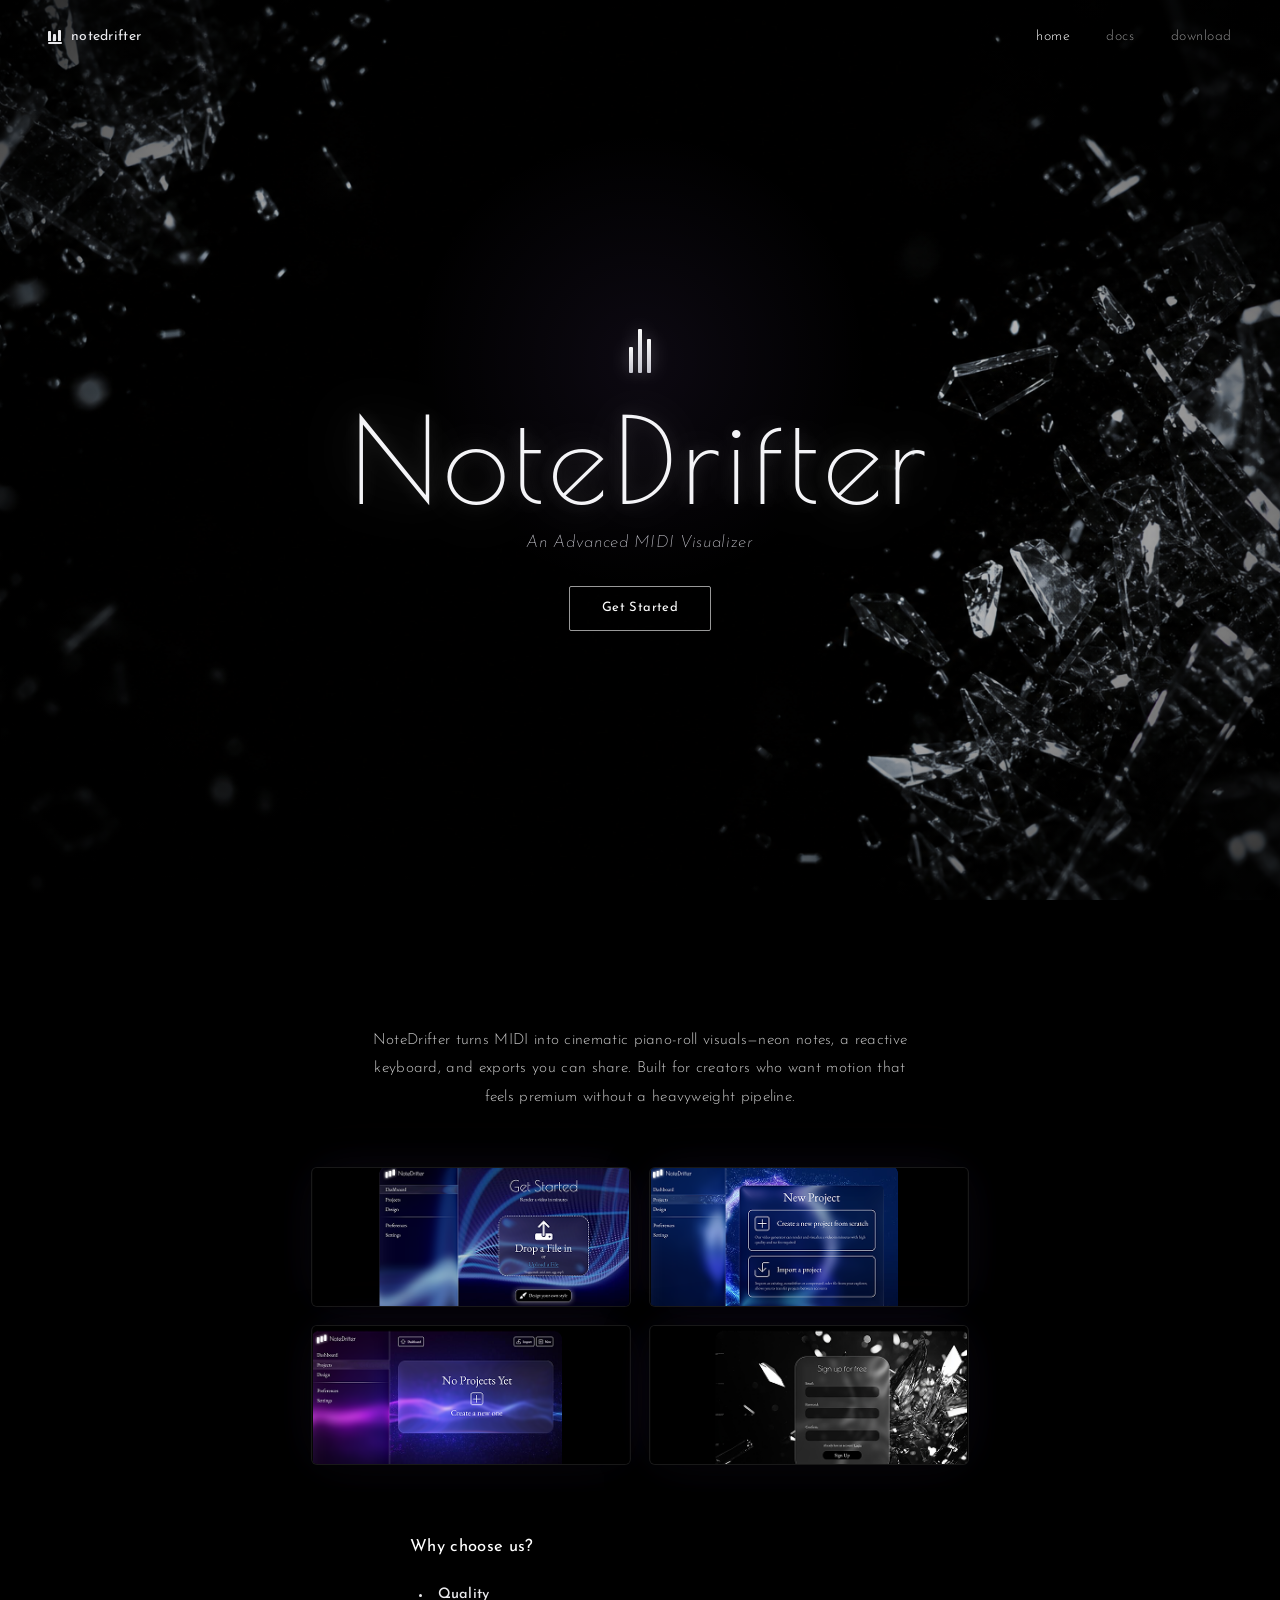
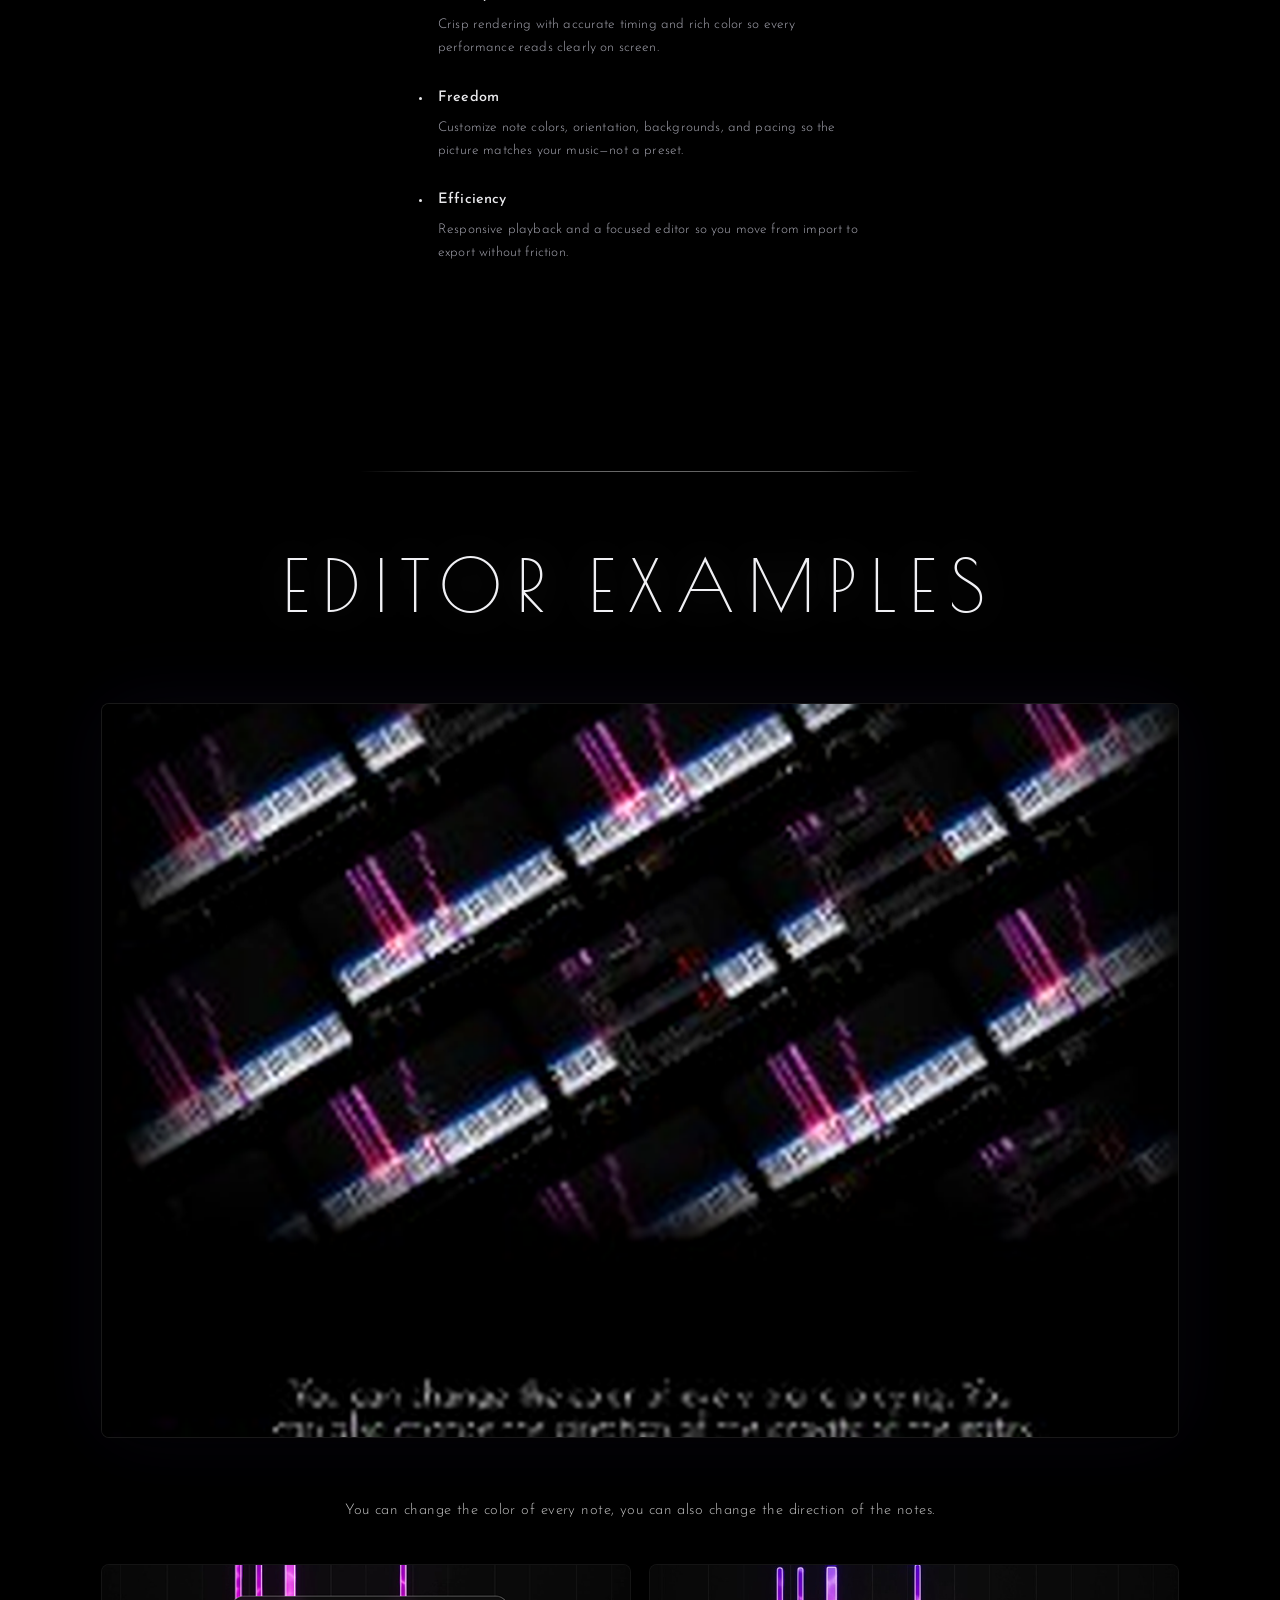
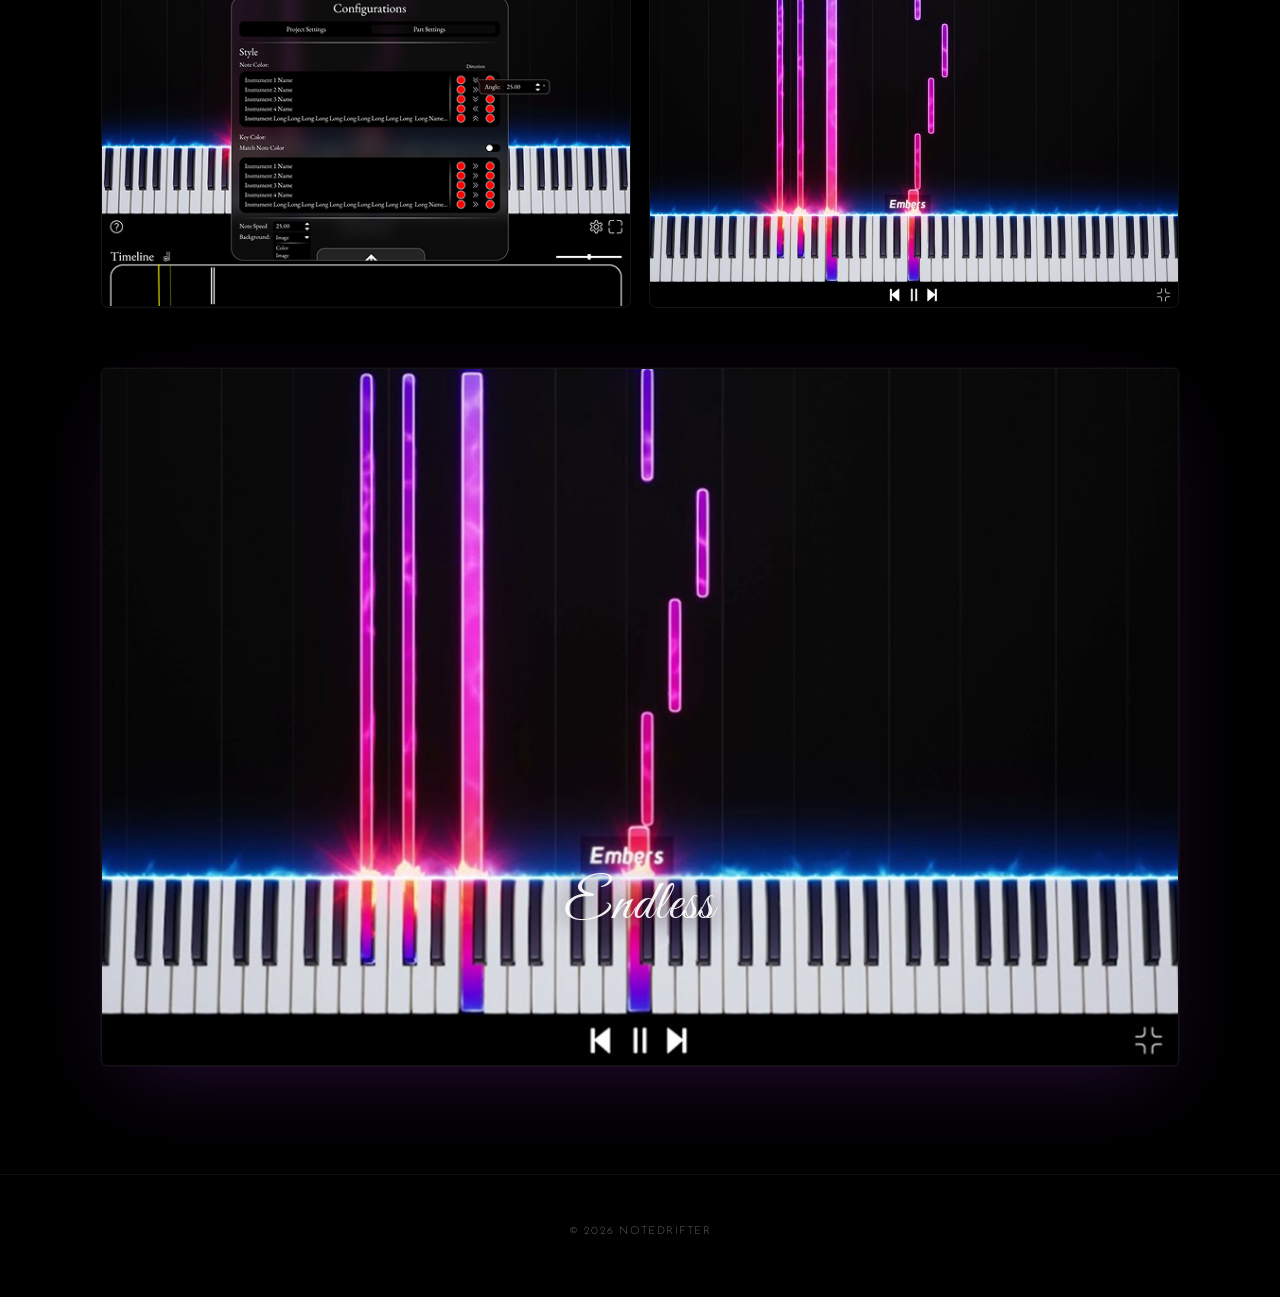
<file: index.html>
<!DOCTYPE html>
<html lang="en">
<head>
    <meta charset="UTF-8" />
    <meta name="viewport" content="width=device-width, initial-scale=1.0" />
    <meta name="description" content="NoteDrifter is an advanced MIDI visualizer—turn performances into neon piano-roll videos with deep customization and efficient rendering." />
    <title>NoteDrifter — Advanced MIDI Visualizer</title>
    <link rel="preconnect" href="https://fonts.googleapis.com" />
    <link rel="preconnect" href="https://fonts.gstatic.com" crossorigin />
    <link href="https://fonts.googleapis.com/css2?family=Great+Vibes&family=Josefin+Sans:ital,wght@0,200;0,300;0,400;0,500;1,200;1,300&family=Poiret+One&display=swap" rel="stylesheet" />
    <link rel="stylesheet" href="styles.css" />
    <link rel="icon" type="image/svg+xml" href="data:image/svg+xml,%3Csvg xmlns='http://www.w3.org/2000/svg' viewBox='0 0 24 24'%3E%3Crect x='4' y='3' width='2' height='14' fill='%23fff'/%3E%3Crect x='9' y='3' width='2' height='14' fill='%23fff'/%3E%3Crect x='14' y='3' width='2' height='14' fill='%23fff'/%3E%3Crect x='3' y='18' width='14' height='2' fill='%23fff'/%3E%3C/svg%3E" />
</head>
<body>
    <!-- Header / Navigation -->
    <header class="site-header">
        <a href="#" class="brand" aria-label="NoteDrifter home">
            <span class="brand-mark" aria-hidden="true">
                <span></span><span></span><span></span>
            </span>
            <span class="brand-text">NoteDrifter</span>
        </a>
        <nav class="nav" aria-label="Primary">
            <a href="index.html" class="nav-link nav-link--active">home</a>
            <a href="docs.html" class="nav-link">docs</a>
            <a href="#download" class="nav-link">download</a>
        </nav>
    </header>

    <main>
        <!-- Hero Section -->
        <section class="hero" aria-label="Hero">
            <div class="hero-bg" aria-hidden="true"></div>
            <div class="hero-content">
                <span class="hero-mark" aria-hidden="true">
                    <span></span><span></span><span></span>
                </span>
                <h1 class="hero-title">NoteDrifter</h1>
                <p class="hero-tagline">An Advanced MIDI Visualizer</p>
                <a href="#get-started" class="btn btn--ghost">Get Started</a>
            </div>
        </section>

        <!-- Intro / Description -->
        <section class="intro" id="get-started">
            <p class="intro-text">
                NoteDrifter turns MIDI into cinematic piano-roll visuals—neon notes, a reactive keyboard, and exports you can share. Built for creators who want motion that feels premium without a heavyweight pipeline.
            </p>

            <!-- Feature image grid (cursor-light hover) -->
            <div class="feature-grid">
                <figure class="feature-tile" data-cover-light>
                    <img src="assets/images/cover-getstarted.png" alt="NoteDrifter Get Started screen — render a video in minutes" loading="lazy" />
                </figure>
                <figure class="feature-tile" data-cover-light>
                    <img src="assets/images/cover-newproject.png" alt="NoteDrifter New Project screen — create from scratch or import" loading="lazy" />
                </figure>
                <figure class="feature-tile" data-cover-light>
                    <img src="assets/images/cover-noprojects.png" alt="NoteDrifter Dashboard with no projects yet" loading="lazy" />
                </figure>
                <figure class="feature-tile" data-cover-light>
                    <img src="assets/images/cover-signup.png" alt="NoteDrifter Sign up for free screen" loading="lazy" />
                </figure>
            </div>

            <!-- Features list -->
            <div class="features">
                <p class="features-lead">Why choose us?</p>
                <ul class="feature-list">
                    <li>
                        <strong>Quality</strong>
                        <p>Crisp rendering with accurate timing and rich color so every performance reads clearly on screen.</p>
                    </li>
                    <li>
                        <strong>Freedom</strong>
                        <p>Customize note colors, orientation, backgrounds, and pacing so the picture matches your music—not a preset.</p>
                    </li>
                    <li>
                        <strong>Efficiency</strong>
                        <p>Responsive playback and a focused editor so you move from import to export without friction.</p>
                    </li>
                </ul>
            </div>
        </section>

        <!-- Editor Examples -->
        <section class="editor-examples">
            <hr class="section-divider" aria-hidden="true" />
            <h2 class="section-title">EDITOR EXAMPLES</h2>

            <figure class="editor-row" data-cover-light>
                <img src="assets/images/editor-row.png" alt="Tiled gallery of NoteDrifter editor screenshots" loading="lazy" />
            </figure>

            <p class="editor-caption">
                You can change the color of every note, you can also change the direction of the notes.
            </p>

            <div class="editor-ui-grid">
                <figure class="editor-ui-tile" data-cover-light>
                    <img src="assets/images/editor-config.png" alt="NoteDrifter editor with the Configurations / Project Settings dialog open" loading="lazy" />
                </figure>
                <figure class="editor-ui-tile" data-cover-light>
                    <img src="assets/images/editor-fullscreen.png" alt="NoteDrifter editor in fullscreen with the Embers track playing" loading="lazy" />
                </figure>
            </div>

            <figure class="editor-demo" id="download">
                <img
                    src="assets/images/editor-fullscreen.png"
                    alt="NoteDrifter main view—neon MIDI bars over a piano keyboard"
                    width="1600"
                    height="900"
                    loading="lazy"
                    decoding="async"
                />
                <span class="editor-demo-script" aria-hidden="true">Endless</span>
            </figure>
        </section>
    </main>

    <footer class="site-footer">
        <p>© <span id="year"></span> NoteDrifter</p>
    </footer>

    <script src="script.js" defer></script>
</body>
</html>
</file>
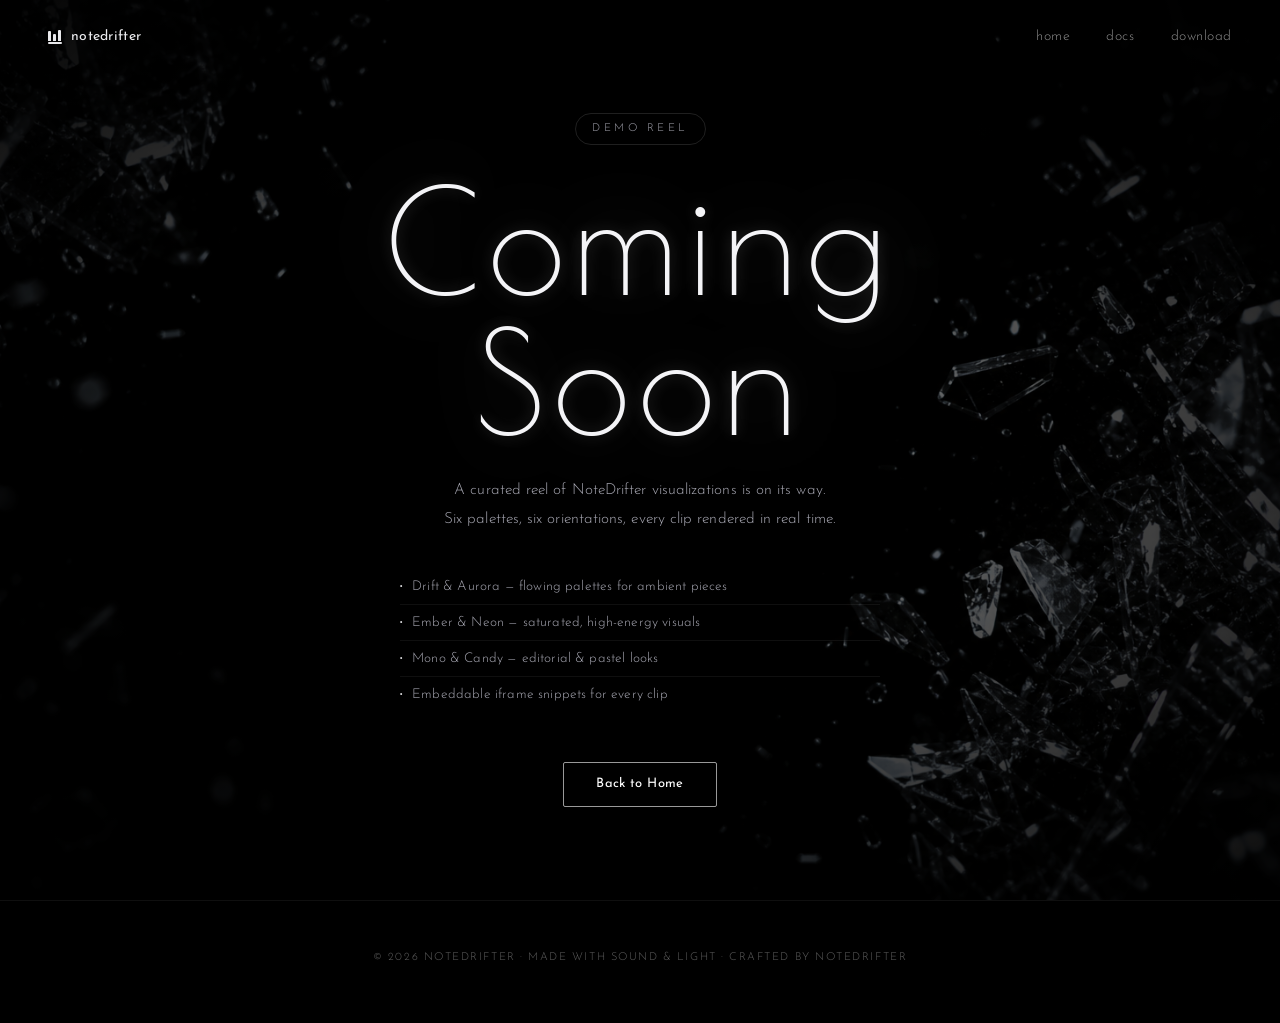
<file: demo-reel.html>
<!DOCTYPE html>
<html lang="en">
<head>
    <meta charset="UTF-8" />
    <meta name="viewport" content="width=device-width, initial-scale=1.0" />
    <meta name="description" content="NoteDrifter demo reel — coming soon. AI music with style and visualization." />
    <title>Demo Reel — Coming Soon — NoteDrifter</title>
    <link rel="preconnect" href="https://fonts.googleapis.com" />
    <link rel="preconnect" href="https://fonts.gstatic.com" crossorigin />
    <link href="https://fonts.googleapis.com/css2?family=Josefin+Sans:ital,wght@0,200;0,300;0,400;0,500;1,200;1,300&family=Poiret+One&display=swap" rel="stylesheet" />
    <link rel="stylesheet" href="styles.css" />
    <link rel="icon" type="image/svg+xml" href="data:image/svg+xml,%3Csvg xmlns='http://www.w3.org/2000/svg' viewBox='0 0 24 24'%3E%3Crect x='4' y='3' width='2' height='14' fill='%23fff'/%3E%3Crect x='9' y='3' width='2' height='14' fill='%23fff'/%3E%3Crect x='14' y='3' width='2' height='14' fill='%23fff'/%3E%3Crect x='3' y='18' width='14' height='2' fill='%23fff'/%3E%3C/svg%3E" />
</head>
<body class="page-coming-soon">
    <header class="site-header">
        <a href="index.html" class="brand" aria-label="NoteDrifter home">
            <span class="brand-mark" aria-hidden="true">
                <span></span><span></span><span></span>
            </span>
            <span class="brand-text">NoteDrifter</span>
        </a>
        <nav class="nav" aria-label="Primary">
            <a href="index.html" class="nav-link">home</a>
            <a href="docs.html" class="nav-link">docs</a>
            <a href="index.html#download" class="nav-link">download</a>
        </nav>
    </header>

    <main class="coming-soon">
        <div class="coming-soon-bg" aria-hidden="true"></div>
        <div class="coming-soon-content">
            <p class="coming-soon-eyebrow">Demo Reel</p>
            <h1 class="coming-soon-title">Coming Soon</h1>
            <p class="coming-soon-lead">
                A curated reel of NoteDrifter visualizations is on its way.<br />
                Six palettes, six orientations, every clip rendered in real time.
            </p>

            <ul class="coming-soon-list" role="list">
                <li><span class="cs-bullet">·</span> Drift &amp; Aurora — flowing palettes for ambient pieces</li>
                <li><span class="cs-bullet">·</span> Ember &amp; Neon — saturated, high-energy visuals</li>
                <li><span class="cs-bullet">·</span> Mono &amp; Candy — editorial &amp; pastel looks</li>
                <li><span class="cs-bullet">·</span> Embeddable iframe snippets for every clip</li>
            </ul>

            <a href="index.html" class="btn btn--ghost coming-soon-cta">Back to Home</a>
        </div>
    </main>

    <footer class="site-footer">
        <p>© <span id="year"></span> NoteDrifter · Made with sound &amp; light · Crafted by NoteDrifter</p>
    </footer>

    <script src="script.js" defer></script>
</body>
</html>
</file>
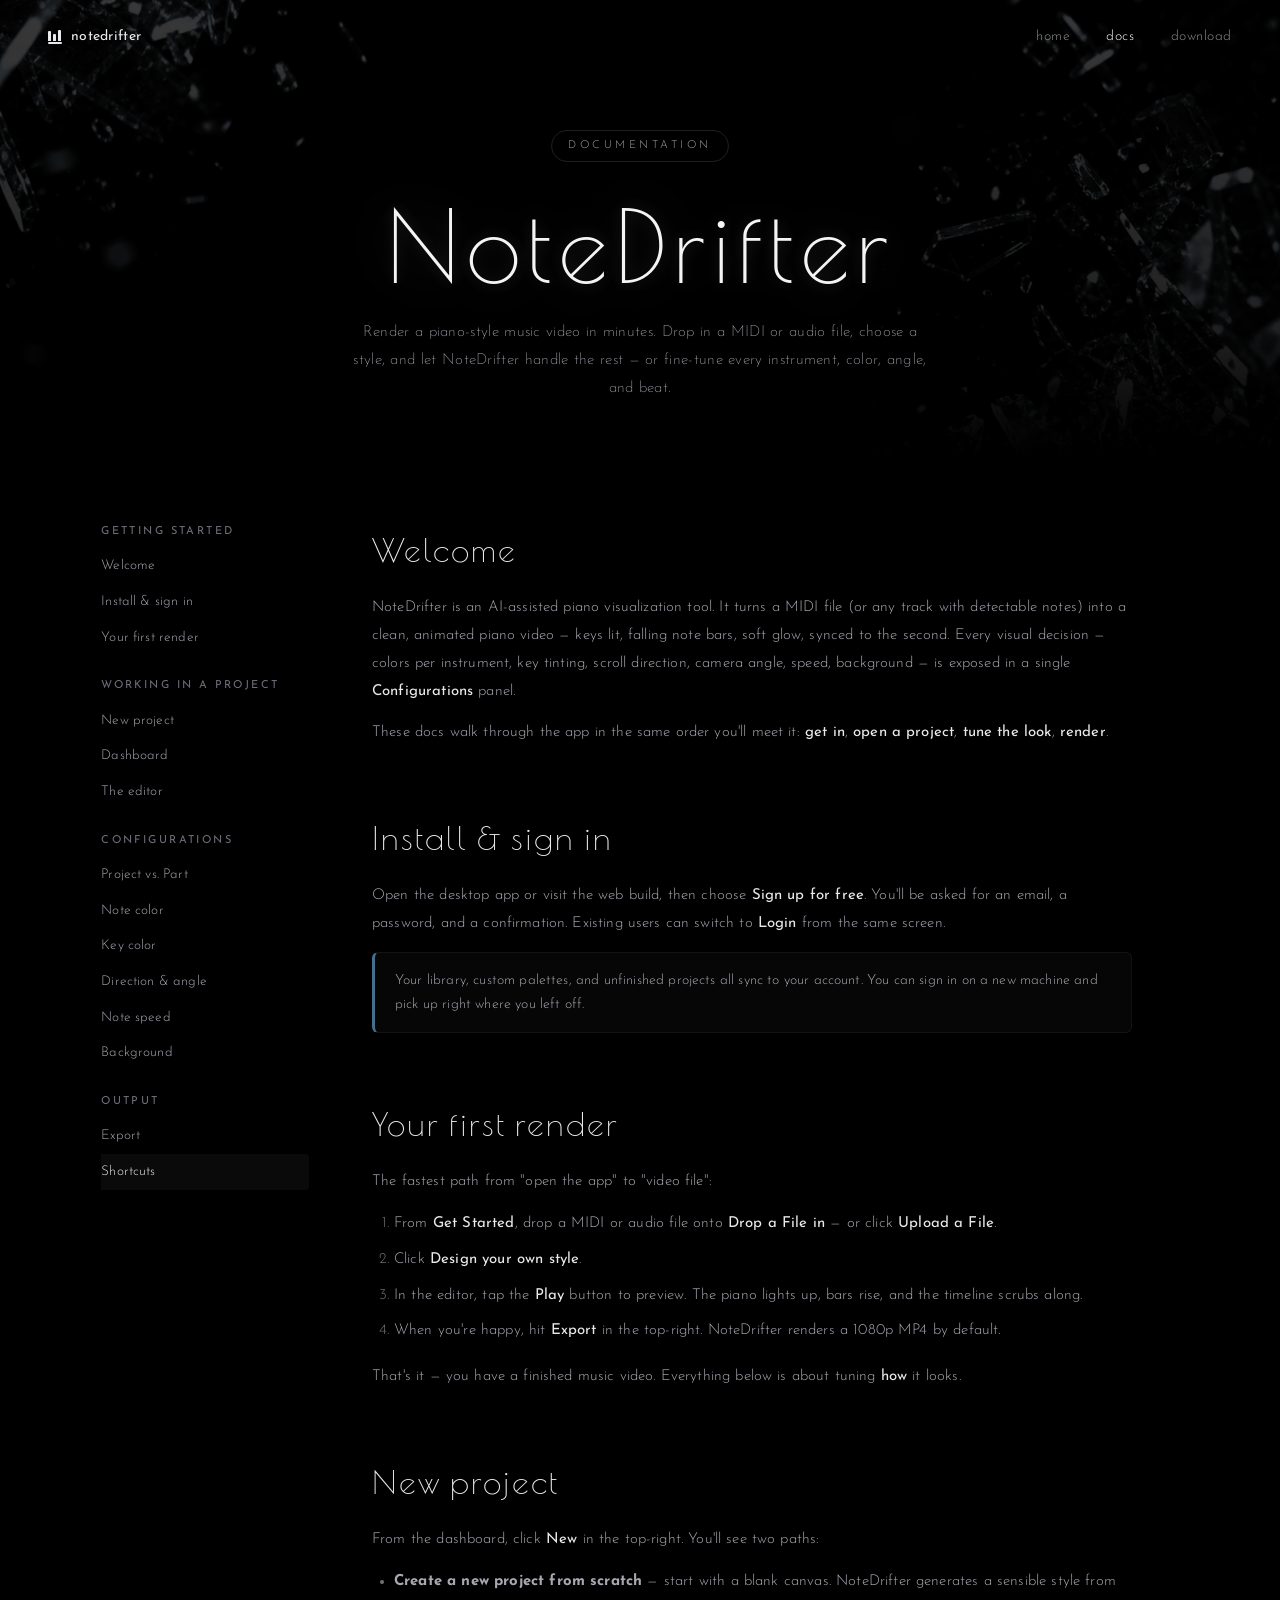
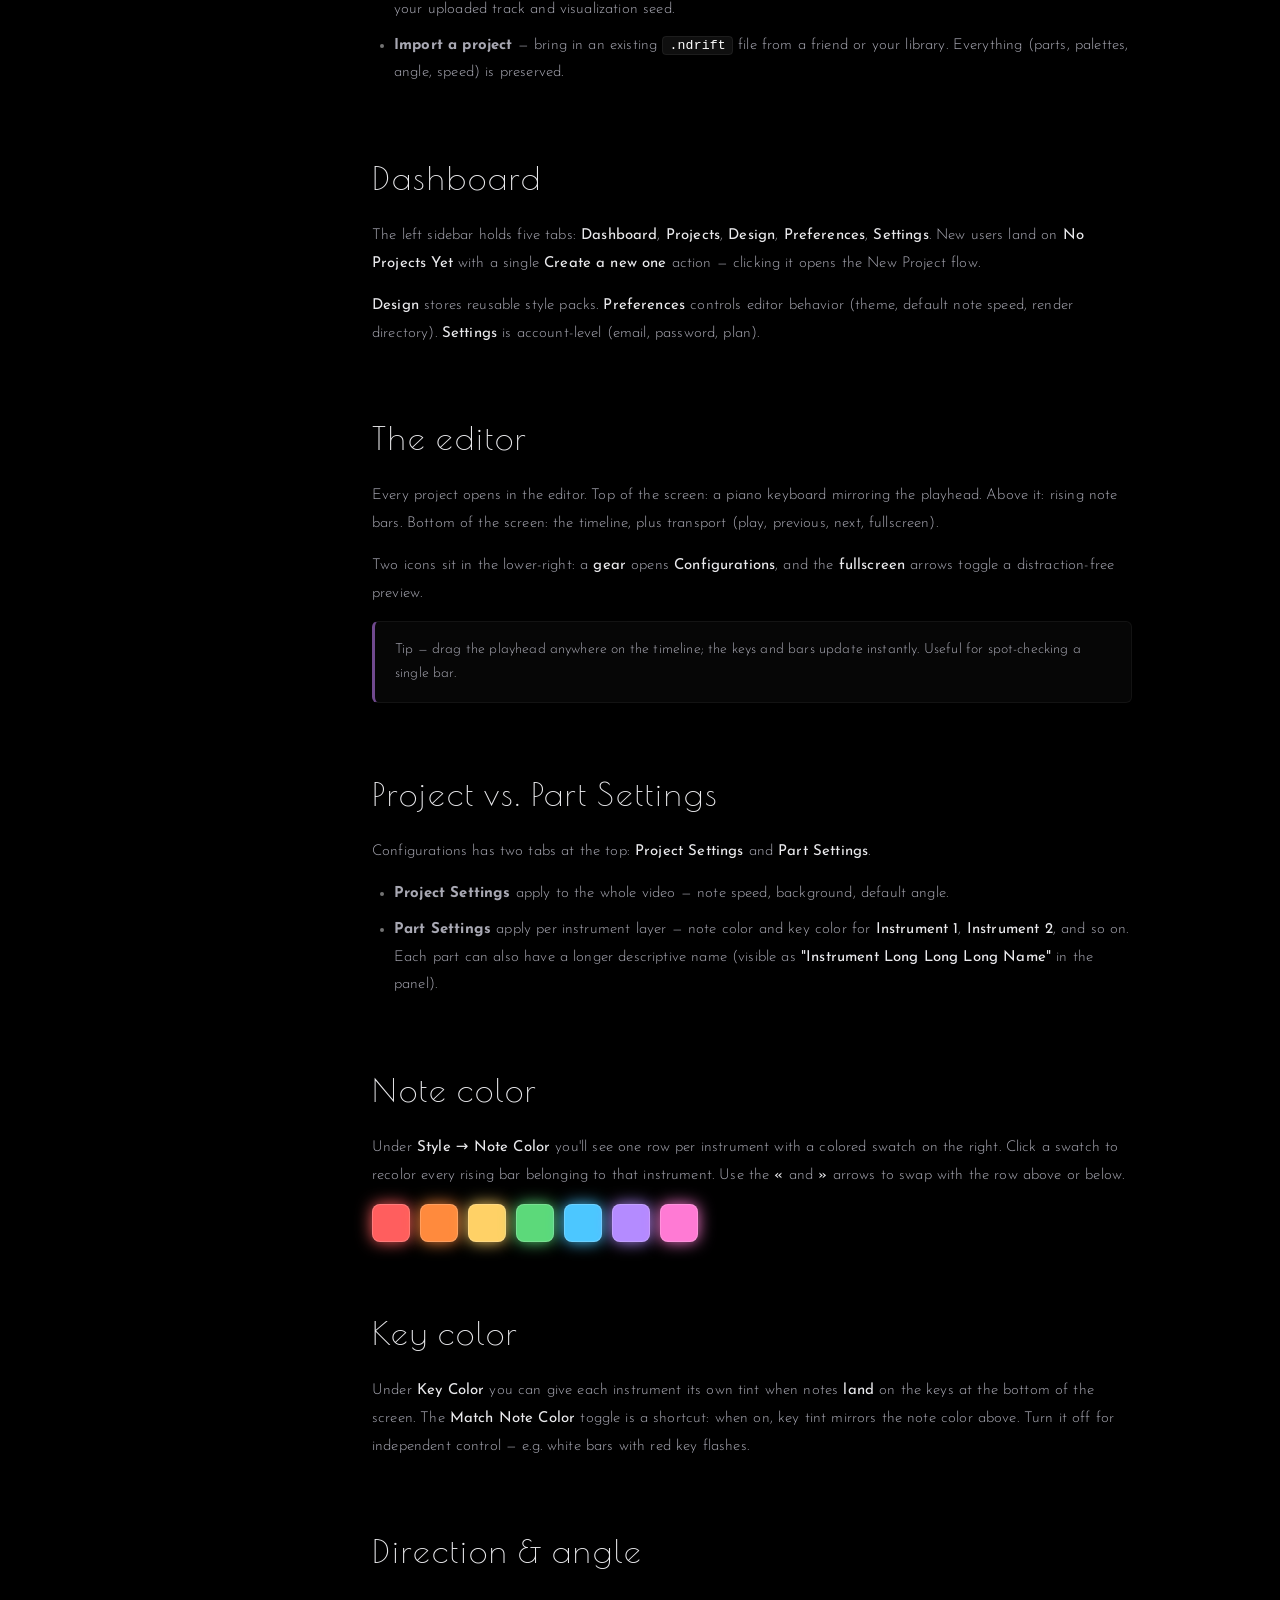
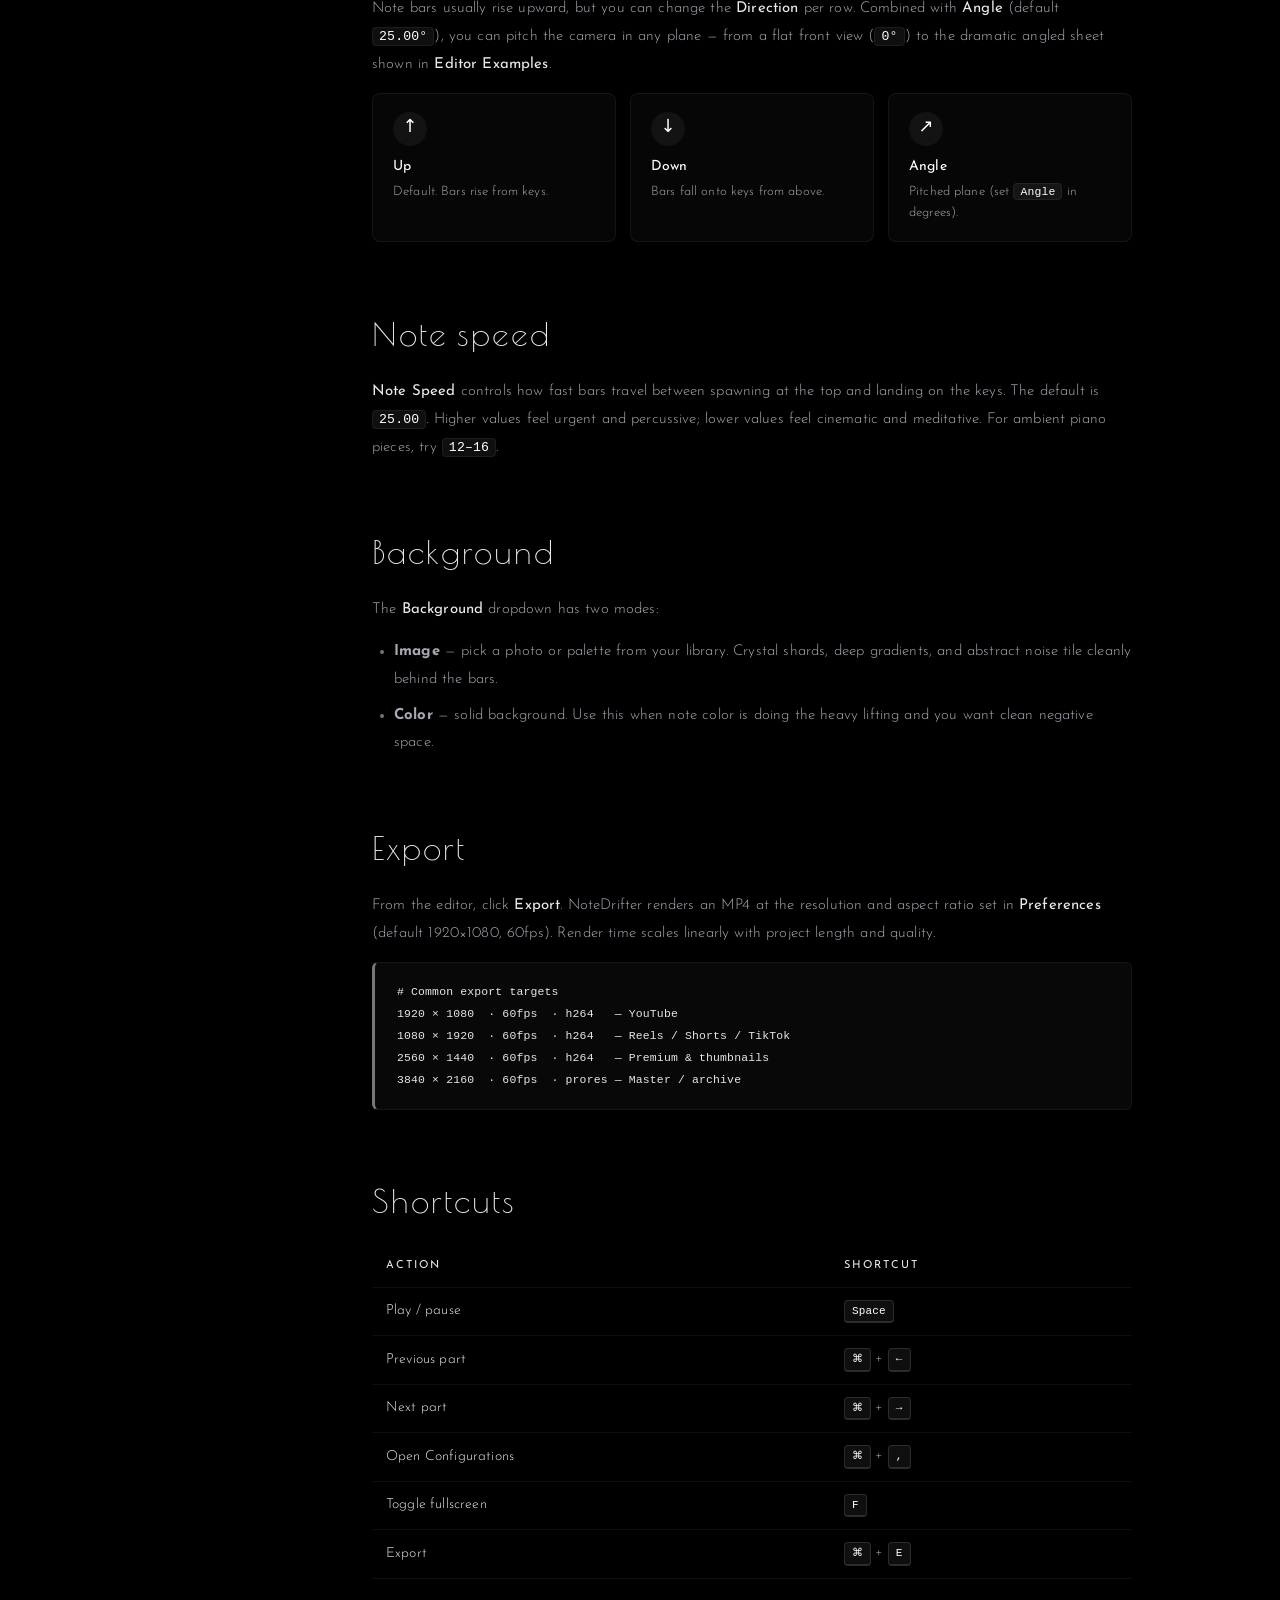
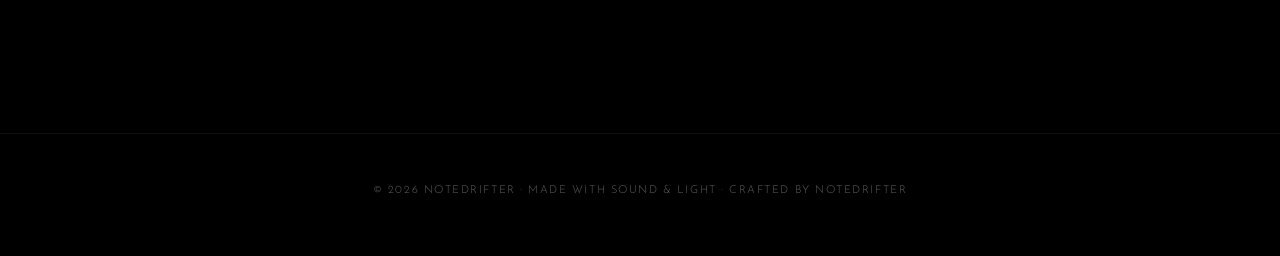
<file: docs.html>
<!DOCTYPE html>
<html lang="en">
<head>
    <meta charset="UTF-8" />
    <meta name="viewport" content="width=device-width, initial-scale=1.0" />
    <meta name="description" content="NoteDrifter documentation — render piano-style music videos in minutes. Learn projects, parts, note color, key color, orientation, speed, backgrounds, and exports." />
    <title>Docs — NoteDrifter</title>
    <link rel="preconnect" href="https://fonts.googleapis.com" />
    <link rel="preconnect" href="https://fonts.gstatic.com" crossorigin />
    <link href="https://fonts.googleapis.com/css2?family=Josefin+Sans:ital,wght@0,200;0,300;0,400;0,500;1,200;1,300&family=Poiret+One&display=swap" rel="stylesheet" />
    <link rel="stylesheet" href="styles.css" />
    <link rel="icon" type="image/svg+xml" href="data:image/svg+xml,%3Csvg xmlns='http://www.w3.org/2000/svg' viewBox='0 0 24 24'%3E%3Crect x='4' y='3' width='2' height='14' fill='%23fff'/%3E%3Crect x='9' y='3' width='2' height='14' fill='%23fff'/%3E%3Crect x='14' y='3' width='2' height='14' fill='%23fff'/%3E%3Crect x='3' y='18' width='14' height='2' fill='%23fff'/%3E%3C/svg%3E" />
</head>
<body class="page-docs">
    <header class="site-header">
        <a href="index.html" class="brand" aria-label="NoteDrifter home">
            <span class="brand-mark" aria-hidden="true">
                <span></span><span></span><span></span>
            </span>
            <span class="brand-text">NoteDrifter</span>
        </a>
        <nav class="nav" aria-label="Primary">
            <a href="index.html" class="nav-link">home</a>
            <a href="docs.html" class="nav-link nav-link--active">docs</a>
            <a href="index.html#download" class="nav-link">download</a>
        </nav>
    </header>

    <main>
        <!-- Docs hero -->
        <section class="docs-hero" aria-label="Documentation header">
            <div class="docs-hero-bg" aria-hidden="true"></div>
            <div class="docs-hero-content">
                <p class="coming-soon-eyebrow">Documentation</p>
                <h1 class="docs-title">NoteDrifter</h1>
                <p class="docs-lead">
                    Render a piano-style music video in minutes. Drop in a MIDI or
                    audio file, choose a style, and let NoteDrifter handle the rest —
                    or fine-tune every instrument, color, angle, and beat.
                </p>
            </div>
        </section>

        <!-- Docs body — sticky sidebar + long-form content -->
        <section class="docs-shell">
            <aside class="docs-sidebar" aria-label="Docs navigation">
                <nav>
                    <p class="docs-side-heading">Getting started</p>
                    <a class="docs-side-link" href="#welcome">Welcome</a>
                    <a class="docs-side-link" href="#install">Install &amp; sign in</a>
                    <a class="docs-side-link" href="#first-render">Your first render</a>

                    <p class="docs-side-heading">Working in a project</p>
                    <a class="docs-side-link" href="#new-project">New project</a>
                    <a class="docs-side-link" href="#dashboard">Dashboard</a>
                    <a class="docs-side-link" href="#editor">The editor</a>

                    <p class="docs-side-heading">Configurations</p>
                    <a class="docs-side-link" href="#project-vs-part">Project vs. Part</a>
                    <a class="docs-side-link" href="#note-color">Note color</a>
                    <a class="docs-side-link" href="#key-color">Key color</a>
                    <a class="docs-side-link" href="#direction-angle">Direction &amp; angle</a>
                    <a class="docs-side-link" href="#speed">Note speed</a>
                    <a class="docs-side-link" href="#background">Background</a>

                    <p class="docs-side-heading">Output</p>
                    <a class="docs-side-link" href="#export">Export</a>
                    <a class="docs-side-link" href="#shortcuts">Shortcuts</a>
                </nav>
            </aside>

            <article class="docs-body">
                <section id="welcome">
                    <h2>Welcome</h2>
                    <p>
                        NoteDrifter is an AI-assisted piano visualization tool. It turns
                        a MIDI file (or any track with detectable notes) into a clean,
                        animated piano video — keys lit, falling note bars, soft glow,
                        synced to the second. Every visual decision — colors per
                        instrument, key tinting, scroll direction, camera angle, speed,
                        background — is exposed in a single <em>Configurations</em> panel.
                    </p>
                    <p>
                        These docs walk through the app in the same order you'll meet
                        it: <em>get in</em>, <em>open a project</em>, <em>tune the look</em>,
                        <em>render</em>.
                    </p>
                </section>

                <section id="install">
                    <h2>Install &amp; sign in</h2>
                    <p>
                        Open the desktop app or visit the web build, then choose
                        <em>Sign up for free</em>. You'll be asked for an email,
                        a password, and a confirmation. Existing users can switch to
                        <em>Login</em> from the same screen.
                    </p>
                    <div class="callout callout--info">
                        Your library, custom palettes, and unfinished projects all sync
                        to your account. You can sign in on a new machine and pick up
                        right where you left off.
                    </div>
                </section>

                <section id="first-render">
                    <h2>Your first render</h2>
                    <p>The fastest path from "open the app" to "video file":</p>
                    <ol class="numbered-list">
                        <li>
                            From <em>Get Started</em>, drop a MIDI or audio file onto
                            <em>Drop a File in</em> — or click <em>Upload a File</em>.
                        </li>
                        <li>Click <em>Design your own style</em>.</li>
                        <li>
                            In the editor, tap the <em>Play</em> button to preview. The
                            piano lights up, bars rise, and the timeline scrubs along.
                        </li>
                        <li>
                            When you're happy, hit <em>Export</em> in the top-right.
                            NoteDrifter renders a 1080p MP4 by default.
                        </li>
                    </ol>
                    <p>
                        That's it — you have a finished music video. Everything below is
                        about tuning <em>how</em> it looks.
                    </p>
                </section>

                <section id="new-project">
                    <h2>New project</h2>
                    <p>
                        From the dashboard, click <em>New</em> in the top-right. You'll
                        see two paths:
                    </p>
                    <ul class="bulleted-list">
                        <li>
                            <strong>Create a new project from scratch</strong> — start with
                            a blank canvas. NoteDrifter generates a sensible style from your
                            uploaded track and visualization seed.
                        </li>
                        <li>
                            <strong>Import a project</strong> — bring in an existing
                            <code>.ndrift</code> file from a friend or your library.
                            Everything (parts, palettes, angle, speed) is preserved.
                        </li>
                    </ul>
                </section>

                <section id="dashboard">
                    <h2>Dashboard</h2>
                    <p>
                        The left sidebar holds five tabs:
                        <em>Dashboard</em>, <em>Projects</em>, <em>Design</em>,
                        <em>Preferences</em>, <em>Settings</em>. New users land on
                        <em>No Projects Yet</em> with a single <em>Create a new one</em>
                        action — clicking it opens the New Project flow.
                    </p>
                    <p>
                        <em>Design</em> stores reusable style packs. <em>Preferences</em>
                        controls editor behavior (theme, default note speed, render
                        directory). <em>Settings</em> is account-level (email, password,
                        plan).
                    </p>
                </section>

                <section id="editor">
                    <h2>The editor</h2>
                    <p>
                        Every project opens in the editor. Top of the screen: a piano
                        keyboard mirroring the playhead. Above it: rising note bars.
                        Bottom of the screen: the timeline, plus transport (play,
                        previous, next, fullscreen).
                    </p>
                    <p>
                        Two icons sit in the lower-right: a <em>gear</em> opens
                        <em>Configurations</em>, and the <em>fullscreen</em> arrows
                        toggle a distraction-free preview.
                    </p>
                    <div class="callout">
                        Tip — drag the playhead anywhere on the timeline; the keys and
                        bars update instantly. Useful for spot-checking a single bar.
                    </div>
                </section>

                <section id="project-vs-part">
                    <h2>Project vs. Part Settings</h2>
                    <p>
                        Configurations has two tabs at the top: <em>Project Settings</em>
                        and <em>Part Settings</em>.
                    </p>
                    <ul class="bulleted-list">
                        <li>
                            <strong>Project Settings</strong> apply to the whole video —
                            note speed, background, default angle.
                        </li>
                        <li>
                            <strong>Part Settings</strong> apply per instrument layer —
                            note color and key color for <em>Instrument 1</em>,
                            <em>Instrument 2</em>, and so on. Each part can also have a
                            longer descriptive name (visible as <em>"Instrument Long Long
                            Long Name"</em> in the panel).
                        </li>
                    </ul>
                </section>

                <section id="note-color">
                    <h2>Note color</h2>
                    <p>
                        Under <em>Style → Note Color</em> you'll see one row per
                        instrument with a colored swatch on the right. Click a swatch to
                        recolor every rising bar belonging to that instrument. Use the
                        <em>«</em> and <em>»</em> arrows to swap with the row above or
                        below.
                    </p>
                    <div class="swatches" aria-hidden="true">
                        <span class="swatch" style="--c: #ff5e5e"></span>
                        <span class="swatch" style="--c: #ff8a3d"></span>
                        <span class="swatch" style="--c: #ffd166"></span>
                        <span class="swatch" style="--c: #5cd97a"></span>
                        <span class="swatch" style="--c: #4cc7ff"></span>
                        <span class="swatch" style="--c: #b48bff"></span>
                        <span class="swatch" style="--c: #ff7ad4"></span>
                    </div>
                </section>

                <section id="key-color">
                    <h2>Key color</h2>
                    <p>
                        Under <em>Key Color</em> you can give each instrument its own
                        tint when notes <em>land</em> on the keys at the bottom of the
                        screen. The <em>Match Note Color</em> toggle is a shortcut: when
                        on, key tint mirrors the note color above. Turn it off for
                        independent control — e.g. white bars with red key flashes.
                    </p>
                </section>

                <section id="direction-angle">
                    <h2>Direction &amp; angle</h2>
                    <p>
                        Note bars usually rise upward, but you can change the
                        <em>Direction</em> per row. Combined with <em>Angle</em> (default
                        <code>25.00°</code>), you can pitch the camera in any plane —
                        from a flat front view (<code>0°</code>) to the dramatic angled
                        sheet shown in <em>Editor Examples</em>.
                    </p>
                    <div class="orientation-grid">
                        <div class="orient-card">
                            <span class="orient-icon">↑</span>
                            <strong>Up</strong>
                            <p>Default. Bars rise from keys.</p>
                        </div>
                        <div class="orient-card">
                            <span class="orient-icon">↓</span>
                            <strong>Down</strong>
                            <p>Bars fall onto keys from above.</p>
                        </div>
                        <div class="orient-card">
                            <span class="orient-icon">↗</span>
                            <strong>Angle</strong>
                            <p>Pitched plane (set <code>Angle</code> in degrees).</p>
                        </div>
                    </div>
                </section>

                <section id="speed">
                    <h2>Note speed</h2>
                    <p>
                        <em>Note Speed</em> controls how fast bars travel between
                        spawning at the top and landing on the keys. The default is
                        <code>25.00</code>. Higher values feel urgent and percussive;
                        lower values feel cinematic and meditative. For ambient piano
                        pieces, try <code>12–16</code>.
                    </p>
                </section>

                <section id="background">
                    <h2>Background</h2>
                    <p>
                        The <em>Background</em> dropdown has two modes:
                    </p>
                    <ul class="bulleted-list">
                        <li>
                            <strong>Image</strong> — pick a photo or palette from your
                            library. Crystal shards, deep gradients, and abstract noise
                            tile cleanly behind the bars.
                        </li>
                        <li>
                            <strong>Color</strong> — solid background. Use this when
                            note color is doing the heavy lifting and you want clean
                            negative space.
                        </li>
                    </ul>
                </section>

                <section id="export">
                    <h2>Export</h2>
                    <p>
                        From the editor, click <em>Export</em>. NoteDrifter renders an
                        MP4 at the resolution and aspect ratio set in
                        <em>Preferences</em> (default 1920×1080, 60fps). Render time
                        scales linearly with project length and quality.
                    </p>
                    <pre class="code-block"><code># Common export targets
1920 × 1080  · 60fps  · h264   — YouTube
1080 × 1920  · 60fps  · h264   — Reels / Shorts / TikTok
2560 × 1440  · 60fps  · h264   — Premium &amp; thumbnails
3840 × 2160  · 60fps  · prores — Master / archive</code></pre>
                </section>

                <section id="shortcuts">
                    <h2>Shortcuts</h2>
                    <table class="shortcut-table">
                        <thead>
                            <tr><th>Action</th><th>Shortcut</th></tr>
                        </thead>
                        <tbody>
                            <tr><td>Play / pause</td><td><span class="kbd">Space</span></td></tr>
                            <tr><td>Previous part</td><td><span class="kbd">⌘</span> + <span class="kbd">←</span></td></tr>
                            <tr><td>Next part</td><td><span class="kbd">⌘</span> + <span class="kbd">→</span></td></tr>
                            <tr><td>Open Configurations</td><td><span class="kbd">⌘</span> + <span class="kbd">,</span></td></tr>
                            <tr><td>Toggle fullscreen</td><td><span class="kbd">F</span></td></tr>
                            <tr><td>Export</td><td><span class="kbd">⌘</span> + <span class="kbd">E</span></td></tr>
                        </tbody>
                    </table>
                </section>
            </article>
        </section>
    </main>

    <footer class="site-footer">
        <p>© <span id="year"></span> NoteDrifter · Made with sound &amp; light · Crafted by NoteDrifter</p>
    </footer>

    <script src="script.js" defer></script>
</body>
</html>
</file>
<file: styles.css>
/* =========================================================================
   NoteDrifter — Landing Page Styles
   ========================================================================= */

:root {
    --bg: #000000;
    --bg-soft: #050505;
    --fg: #e9e9ec;
    --fg-dim: #a8a8b3;
    --fg-soft: #6e6e7a;
    --border: rgba(255, 255, 255, 0.12);
    --border-soft: rgba(255, 255, 255, 0.06);
    --accent: #ffffff;

    --container-max: 1180px;
    --gutter: clamp(20px, 4vw, 56px);

    --font-display: "Poiret One", "Josefin Sans", system-ui, sans-serif;
    --font-body: "Josefin Sans", system-ui, -apple-system, sans-serif;
    --font-script: "Great Vibes", "Segoe Script", cursive;

    --transition: 280ms cubic-bezier(0.22, 0.61, 0.36, 1);
}

* {
    box-sizing: border-box;
}

*::selection {
    background: rgba(255, 255, 255, 0.18);
    color: #fff;
}

html {
    overflow-x: clip;
}

html,
body {
    margin: 0;
    padding: 0;
    background: var(--bg);
    color: var(--fg);
    font-family: var(--font-body);
    font-weight: 300;
    font-size: 16px;
    line-height: 1.6;
    letter-spacing: 0.01em;
    -webkit-font-smoothing: antialiased;
    -moz-osx-font-smoothing: grayscale;
}

img {
    max-width: 100%;
    height: auto;
    display: block;
}

a {
    color: inherit;
    text-decoration: none;
}

ul {
    list-style: none;
    padding: 0;
    margin: 0;
}

p {
    margin: 0 0 1em;
}

/* =========================================================================
   Layout helpers
   ========================================================================= */
.container {
    width: 100%;
    max-width: var(--container-max);
    margin-inline: auto;
    padding-inline: var(--gutter);
}

/* =========================================================================
   Header / Nav — transparent over hero until scroll
   ========================================================================= */
.site-header {
    position: fixed;
    top: 0;
    left: 0;
    right: 0;
    z-index: 50;
    display: flex;
    align-items: center;
    justify-content: space-between;
    padding: 22px clamp(20px, 4vw, 48px);
    backdrop-filter: none;
    -webkit-backdrop-filter: none;
    background: transparent;
    border-bottom: 1px solid transparent;
    transition: border-color var(--transition), background var(--transition),
        backdrop-filter var(--transition), -webkit-backdrop-filter var(--transition);
}

.site-header.is-scrolled {
    backdrop-filter: blur(12px);
    -webkit-backdrop-filter: blur(12px);
    background: rgba(0, 0, 0, 0.72);
    border-bottom-color: var(--border-soft);
}

.brand {
    display: inline-flex;
    align-items: center;
    gap: 10px;
    font-family: var(--font-body);
    font-weight: 400;
    letter-spacing: 0.02em;
    color: var(--fg);
    font-size: 14px;
    text-transform: lowercase;
    transition: opacity var(--transition);
}

.brand:hover {
    opacity: 0.85;
}

.brand-mark {
    display: inline-grid;
    grid-template-columns: repeat(3, 3px);
    gap: 2px;
    align-items: end;
    height: 14px;
    position: relative;
    padding-bottom: 3px;
}

.brand-mark::after {
    content: "";
    position: absolute;
    bottom: 0;
    left: 0;
    right: -1px;
    height: 2px;
    background: currentColor;
    border-radius: 1px;
}

.brand-mark span {
    width: 3px;
    background: currentColor;
    border-radius: 1px 1px 0 0;
}

.brand-mark span:nth-child(1) { height: 10px; }
.brand-mark span:nth-child(2) { height: 7px; }
.brand-mark span:nth-child(3) { height: 11px; }

.nav {
    display: flex;
    align-items: center;
    gap: clamp(18px, 3vw, 36px);
}

.nav-link {
    position: relative;
    font-size: 14px;
    font-weight: 300;
    color: rgba(255, 255, 255, 0.55);
    letter-spacing: 0.04em;
    text-transform: lowercase;
    transition: color var(--transition);
    padding: 4px 0;
}

.nav-link:hover,
.nav-link--active {
    color: #fff;
}

/* =========================================================================
   Hero
   ========================================================================= */
.hero {
    position: relative;
    min-height: 100vh;
    display: flex;
    align-items: center;
    justify-content: center;
    padding: 0 var(--gutter);
    overflow: hidden;
    isolation: isolate;
}

.hero-bg {
    position: absolute;
    inset: 0;
    z-index: -1;
    background-image: url("assets/images/hero-shards.png");
    background-size: cover;
    background-position: center;
    background-repeat: no-repeat;
    will-change: transform;
}

/* When JS isn't running, gently float the hero background */
body:not(.js-ready) .hero-bg {
    animation: heroFloat 18s ease-in-out infinite alternate;
}

.hero-bg::after {
    content: "";
    position: absolute;
    inset: 0;
    background: radial-gradient(
        ellipse at center,
        rgba(0, 0, 0, 0) 0%,
        rgba(0, 0, 0, 0.35) 55%,
        rgba(0, 0, 0, 0.85) 100%
    );
    pointer-events: none;
}

/* Cursor-follow soft glow that lights up the shards subtly */
.hero::before {
    content: "";
    position: absolute;
    inset: 0;
    z-index: 0;
    pointer-events: none;
    background: radial-gradient(
        circle 380px at var(--cursor-x, 50%) var(--cursor-y, 40%),
        rgba(180, 130, 255, 0.07) 0%,
        rgba(180, 130, 255, 0) 60%
    );
    transition: background 240ms ease;
}

@keyframes heroFloat {
    0% { transform: scale(1) translate3d(0, 0, 0); }
    100% { transform: scale(1.06) translate3d(-8px, -10px, 0); }
}

.hero-content {
    position: relative;
    text-align: center;
    max-width: 720px;
    padding-top: 60px;
}

.hero-mark {
    display: inline-grid;
    grid-template-columns: repeat(3, 4px);
    gap: 5px;
    align-items: end;
    margin: 0 0 26px;
    height: 44px;
}

/* Equalizer mark — solid bars, aligned with the nav logo. */
.hero-mark span {
    display: block;
    width: 4px;
    border-radius: 1px;
    background: linear-gradient(
        180deg,
        rgba(255, 255, 255, 0.98) 0%,
        rgba(230, 230, 240, 0.85) 100%
    );
    box-shadow: 0 0 18px rgba(255, 255, 255, 0.35);
}

.hero-mark span:nth-child(1) {
    height: 26px;
}
.hero-mark span:nth-child(2) {
    height: 44px;
}
.hero-mark span:nth-child(3) {
    height: 34px;
}

.hero-title {
    font-family: var(--font-display);
    font-weight: 400;
    font-size: clamp(54px, 10vw, 120px);
    margin: 0;
    letter-spacing: 0.04em;
    line-height: 1;
    color: #f4f4f7;
    text-shadow: 0 0 60px rgba(255, 255, 255, 0.28),
        0 0 18px rgba(255, 255, 255, 0.18);
}

.hero-tagline {
    font-family: var(--font-body);
    font-style: italic;
    font-weight: 200;
    font-size: clamp(14px, 1.4vw, 17px);
    color: #c8c8d0;
    margin: 10px 0 30px;
    letter-spacing: 0.04em;
}

/* =========================================================================
   Buttons
   ========================================================================= */
.btn {
    display: inline-flex;
    align-items: center;
    justify-content: center;
    gap: 10px;
    padding: 11px 32px;
    font-family: var(--font-body);
    font-weight: 400;
    font-size: 13px;
    letter-spacing: 0.03em;
    border-radius: 2px;
    cursor: pointer;
    transition: all var(--transition);
    text-decoration: none;
    border: 1px solid rgba(255, 255, 255, 0.6);
    background: transparent;
    color: #ffffff;
}

.btn--ghost:hover {
    background: rgba(255, 255, 255, 0.06);
    border-color: rgba(255, 255, 255, 0.45);
    transform: translateY(-1px);
    box-shadow: 0 6px 24px rgba(255, 255, 255, 0.08);
}

.btn--ghost:active {
    transform: translateY(0);
}

/* =========================================================================
   Intro / Description
   ========================================================================= */
.intro {
    max-width: 760px;
    margin: 0 auto;
    padding: clamp(100px, 14vh, 150px) var(--gutter) clamp(80px, 12vh, 130px);
}

.intro-text {
    font-size: clamp(14px, 1.2vw, 15.5px);
    line-height: 1.85;
    color: rgba(255, 255, 255, 0.78);
    text-align: center;
    max-width: 560px;
    margin: 0 auto 56px;
    letter-spacing: 0.02em;
    font-weight: 300;
}

/* =========================================================================
   Feature image grid (2x2 thumbnails under intro paragraph)
   ========================================================================= */
.feature-grid {
    display: grid;
    grid-template-columns: 1fr 1fr;
    gap: 18px;
    margin: 0 auto 70px;
    max-width: 760px;
}

.feature-tile {
    margin: 0;
    aspect-ratio: 339 / 148;
    overflow: hidden;
    border-radius: 6px;
    border: 1px solid rgba(255, 255, 255, 0.08);
    background: var(--bg-soft);
    box-shadow: 0 10px 40px rgba(0, 0, 0, 0.55),
        0 0 50px rgba(100, 160, 255, 0.06),
        0 0 70px rgba(255, 80, 200, 0.04);
    transition: transform var(--transition), border-color var(--transition),
        box-shadow var(--transition);
}

.feature-tile:hover {
    transform: translateY(-3px);
    border-color: rgba(255, 255, 255, 0.14);
    box-shadow: 0 18px 50px rgba(0, 0, 0, 0.55),
        0 0 60px rgba(120, 180, 255, 0.1),
        0 0 80px rgba(255, 100, 220, 0.06);
}

.feature-tile img {
    width: 100%;
    height: 100%;
    object-fit: contain;
    object-position: center;
    display: block;
}

/* =========================================================================
   Cursor-following light on cover-image tiles. JS sets --cursor-x and
   --cursor-y on each [data-cover-light] element on pointermove.
   ========================================================================= */
[data-cover-light] {
    position: relative;
    isolation: isolate;
}

[data-cover-light]::after {
    content: "";
    position: absolute;
    inset: 0;
    pointer-events: none;
    z-index: 2;
    background: radial-gradient(
        circle 280px at var(--cursor-x, 50%) var(--cursor-y, 50%),
        rgba(255, 255, 255, 0.16) 0%,
        rgba(255, 255, 255, 0.05) 35%,
        rgba(255, 255, 255, 0) 70%
    );
    opacity: 0;
    transition: opacity 320ms ease;
}

[data-cover-light]:hover::after {
    opacity: 1;
}

/* Re-enable click-through to the underlying image */
[data-cover-light] > * {
    position: relative;
    z-index: 1;
}

/* =========================================================================
   Features (bullet list)
   ========================================================================= */
.features {
    max-width: 460px;
    margin: 0 auto;
}

.features-lead {
    color: #fff;
    font-size: clamp(15px, 1.3vw, 17px);
    margin-bottom: 22px;
    font-weight: 400;
    letter-spacing: 0.02em;
}

.feature-list {
    padding-left: 22px;
    list-style: disc;
    color: var(--fg-dim);
}

.feature-list > li {
    margin-bottom: 26px;
    padding-left: 6px;
    font-size: 13.5px;
    line-height: 1.7;
}

.feature-list > li::marker {
    color: var(--fg);
}

.feature-list strong {
    display: block;
    color: var(--fg);
    font-weight: 500;
    font-size: 14.5px;
    margin-bottom: 6px;
    letter-spacing: 0.01em;
}

.feature-list p {
    margin: 0 0 4px;
}

.feature-list p + p {
    margin-top: 8px;
}

/* =========================================================================
   Editor Examples
   ========================================================================= */
.editor-examples {
    padding: clamp(60px, 8vh, 100px) var(--gutter) clamp(80px, 12vh, 140px);
    max-width: var(--container-max);
    margin-inline: auto;
}

.section-title {
    font-family: var(--font-display);
    font-weight: 400;
    font-size: clamp(36px, 6vw, 72px);
    text-align: center;
    margin: 0 0 60px;
    letter-spacing: 0.18em;
    color: #f0f0f4;
    text-transform: uppercase;
    text-shadow: 0 0 40px rgba(255, 255, 255, 0.18);
}

/* Thin divider above the EDITOR EXAMPLES heading — matches the design. */
.section-divider {
    width: min(560px, 80%);
    height: 1px;
    margin: 0 auto 56px;
    border: 0;
    background: linear-gradient(
        90deg,
        rgba(255, 255, 255, 0) 0%,
        rgba(255, 255, 255, 0.32) 18%,
        rgba(255, 255, 255, 0.42) 50%,
        rgba(255, 255, 255, 0.32) 82%,
        rgba(255, 255, 255, 0) 100%
    );
}

.editor-row {
    margin: 0 auto 60px;
    max-width: 1080px;
    border-radius: 8px;
    overflow: hidden;
    border: 1px solid rgba(255, 255, 255, 0.08);
    background: var(--bg-soft);
    box-shadow: 0 14px 56px rgba(0, 0, 0, 0.6),
        0 0 80px rgba(130, 100, 255, 0.07);
    transition: transform var(--transition), border-color var(--transition),
        box-shadow var(--transition);
}

.editor-row img {
    width: 100%;
    display: block;
}

.editor-row:hover {
    transform: translateY(-2px);
    border-color: var(--border);
    box-shadow: 0 18px 60px rgba(0, 0, 0, 0.55);
}

.editor-row img {
    width: 100%;
    display: block;
}

.editor-caption {
    text-align: center;
    color: rgba(255, 255, 255, 0.76);
    font-size: clamp(13px, 1.15vw, 15px);
    line-height: 1.75;
    max-width: 620px;
    margin: 0 auto 40px;
    letter-spacing: 0.03em;
    font-weight: 300;
}

.editor-ui-grid {
    display: grid;
    grid-template-columns: 1fr 1fr;
    gap: 18px;
    max-width: 1080px;
    margin: 0 auto 60px;
}

.editor-ui-tile {
    margin: 0;
    border-radius: 8px;
    overflow: hidden;
    border: 1px solid var(--border-soft);
    background: var(--bg-soft);
    transition: transform var(--transition), border-color var(--transition),
        box-shadow var(--transition);
}

.editor-ui-tile:hover {
    transform: translateY(-3px);
    border-color: var(--border);
    box-shadow: 0 14px 40px rgba(0, 0, 0, 0.5);
}

.editor-ui-tile img {
    width: 100%;
    display: block;
}

/* =========================================================================
   Editor Demo — full-width screenshot + script watermark + chrome
   ========================================================================= */
.editor-demo {
    position: relative;
    margin: 0 auto;
    max-width: 1080px;
    border-radius: 6px;
    overflow: hidden;
    border: 1px solid rgba(255, 255, 255, 0.08);
    background: #000;
    box-shadow: 0 28px 80px -24px rgba(180, 60, 255, 0.22),
        0 0 0 1px rgba(255, 255, 255, 0.03);
}

.editor-demo img {
    width: 100%;
    height: auto;
    display: block;
}

.editor-demo-script {
    position: absolute;
    bottom: 19%;
    left: 50%;
    transform: translateX(-50%);
    font-family: var(--font-script);
    font-size: clamp(34px, 5vw, 56px);
    font-weight: 400;
    color: rgba(255, 255, 255, 0.92);
    letter-spacing: 0.02em;
    pointer-events: none;
    text-shadow: 0 2px 24px rgba(0, 0, 0, 0.85),
        0 0 40px rgba(130, 90, 255, 0.25);
    line-height: 1;
}

/* =========================================================================
   Coming-soon pages (docs, demo reel)
   Same dark / crystalline aesthetic as the home hero, with a single
   centered "Coming Soon" panel.
   ========================================================================= */
.coming-soon {
    position: relative;
    min-height: 100vh;
    display: flex;
    align-items: center;
    justify-content: center;
    padding: 100px var(--gutter) 80px;
    overflow: hidden;
    isolation: isolate;
}

.coming-soon-bg {
    position: absolute;
    inset: 0;
    z-index: -1;
    background-image: url("assets/images/hero-shards.png");
    background-size: cover;
    background-position: center 20%;
    background-repeat: no-repeat;
    opacity: 0.6;
}

.coming-soon-bg::after {
    content: "";
    position: absolute;
    inset: 0;
    background: radial-gradient(
            ellipse at center,
            rgba(0, 0, 0, 0) 0%,
            rgba(0, 0, 0, 0.55) 55%,
            rgba(0, 0, 0, 0.95) 100%
        ),
        linear-gradient(180deg, rgba(0, 0, 0, 0.4) 0%, rgba(0, 0, 0, 0) 30%);
    pointer-events: none;
}

.coming-soon-content {
    position: relative;
    text-align: center;
    max-width: 640px;
    width: 100%;
}

.coming-soon-eyebrow {
    display: inline-block;
    font-family: var(--font-body);
    font-weight: 300;
    font-size: 11px;
    letter-spacing: 0.32em;
    text-transform: uppercase;
    color: var(--fg-dim);
    padding: 6px 16px;
    border: 1px solid var(--border);
    border-radius: 999px;
    margin: 0 0 28px;
}

.coming-soon-title {
    font-family: var(--font-display);
    font-weight: 400;
    font-size: clamp(56px, 11vw, 140px);
    line-height: 1;
    letter-spacing: 0.06em;
    margin: 0 0 24px;
    color: #f4f4f7;
    text-shadow: 0 0 80px rgba(255, 255, 255, 0.22),
        0 0 16px rgba(255, 255, 255, 0.18);
}

.coming-soon-lead {
    font-family: var(--font-body);
    font-size: clamp(13.5px, 1.2vw, 15.5px);
    line-height: 1.85;
    color: var(--fg-dim);
    margin: 0 auto 36px;
    max-width: 520px;
    letter-spacing: 0.005em;
}

.coming-soon-list {
    list-style: none;
    padding: 0;
    margin: 0 auto 44px;
    max-width: 480px;
    text-align: left;
    color: var(--fg-dim);
    font-size: 13.5px;
    line-height: 2;
}

.coming-soon-list li {
    display: flex;
    align-items: flex-start;
    gap: 10px;
    padding: 4px 0;
    border-bottom: 1px solid var(--border-soft);
}

.coming-soon-list li:last-child {
    border-bottom: 0;
}

.cs-bullet {
    color: var(--fg);
    font-weight: 700;
    flex-shrink: 0;
}

.coming-soon-cta {
    margin-top: 6px;
}

/* =========================================================================
   Docs page — sticky sidebar + long-form body
   ========================================================================= */
.docs-hero {
    position: relative;
    padding: 130px var(--gutter) 60px;
    text-align: center;
    overflow: hidden;
    isolation: isolate;
}

.docs-hero-bg {
    position: absolute;
    inset: 0;
    z-index: -1;
    background-image: url("assets/images/hero-shards.png");
    background-size: cover;
    background-position: center 30%;
    background-repeat: no-repeat;
    opacity: 0.45;
}

.docs-hero-bg::after {
    content: "";
    position: absolute;
    inset: 0;
    background: linear-gradient(
        180deg,
        rgba(0, 0, 0, 0.5) 0%,
        rgba(0, 0, 0, 0.7) 70%,
        rgba(0, 0, 0, 1) 100%
    );
}

.docs-hero-content {
    max-width: 720px;
    margin: 0 auto;
    position: relative;
}

.docs-title {
    font-family: var(--font-display);
    font-weight: 400;
    font-size: clamp(48px, 8.5vw, 100px);
    line-height: 1;
    letter-spacing: 0.06em;
    margin: 6px 0 22px;
    color: #f4f4f7;
    text-shadow: 0 0 60px rgba(255, 255, 255, 0.2),
        0 0 16px rgba(255, 255, 255, 0.16);
}

.docs-lead {
    font-family: var(--font-body);
    font-weight: 200;
    font-size: clamp(14px, 1.2vw, 16px);
    line-height: 1.85;
    color: var(--fg-dim);
    max-width: 580px;
    margin: 0 auto;
    letter-spacing: 0.02em;
}

.docs-shell {
    display: grid;
    grid-template-columns: 220px 1fr;
    gap: clamp(28px, 4vw, 64px);
    max-width: var(--container-max);
    margin: 0 auto;
    padding: 60px var(--gutter) 90px;
}

.docs-sidebar {
    position: sticky;
    top: 96px;
    align-self: start;
    max-height: calc(100vh - 120px);
    overflow-y: auto;
    padding-right: 12px;
    scrollbar-width: thin;
    scrollbar-color: rgba(255, 255, 255, 0.18) transparent;
}

.docs-sidebar nav {
    display: flex;
    flex-direction: column;
}

.docs-sidebar nav::-webkit-scrollbar {
    width: 4px;
}

.docs-sidebar nav::-webkit-scrollbar-thumb {
    background: rgba(255, 255, 255, 0.12);
    border-radius: 2px;
}

.docs-side-heading {
    font-family: var(--font-body);
    font-weight: 400;
    font-size: 11px;
    text-transform: uppercase;
    letter-spacing: 0.22em;
    color: var(--fg-soft);
    margin: 22px 0 8px;
}

.docs-side-heading:first-child {
    margin-top: 0;
}

.docs-side-link {
    display: block;
    padding: 7px 12px;
    margin-left: -12px;
    color: var(--fg-dim);
    font-size: 13.5px;
    font-weight: 300;
    border-radius: 4px;
    transition: color var(--transition), background var(--transition);
}

.docs-side-link:hover,
.docs-side-link.is-current {
    color: var(--fg);
    background: rgba(255, 255, 255, 0.04);
}

.docs-body {
    max-width: 760px;
    color: var(--fg-dim);
}

.docs-body section {
    margin-bottom: 64px;
    scroll-margin-top: 96px;
}

.docs-body h2 {
    font-family: var(--font-display);
    font-weight: 400;
    font-size: clamp(24px, 2.6vw, 34px);
    color: var(--fg);
    margin: 0 0 18px;
    letter-spacing: 0.06em;
}

.docs-body p {
    line-height: 1.85;
    font-size: 15px;
    font-weight: 300;
    margin: 0 0 14px;
    letter-spacing: 0.01em;
}

.docs-body em {
    font-style: normal;
    color: var(--fg);
    font-weight: 400;
}

.docs-body code {
    font-family: "JetBrains Mono", ui-monospace, "SFMono-Regular", monospace;
    font-size: 0.88em;
    padding: 1px 6px;
    background: rgba(255, 255, 255, 0.06);
    border: 1px solid var(--border-soft);
    border-radius: 4px;
    color: #fff;
}

.code-block {
    font-family: "JetBrains Mono", ui-monospace, "SFMono-Regular", monospace;
    font-size: 13px;
    line-height: 1.7;
    padding: 18px 22px;
    background: rgba(255, 255, 255, 0.03);
    border: 1px solid var(--border-soft);
    border-left: 3px solid rgba(255, 255, 255, 0.45);
    border-radius: 6px;
    overflow-x: auto;
    color: #e6e6ea;
    margin: 0 0 18px;
    white-space: pre;
}

.code-block code {
    background: transparent;
    border: 0;
    padding: 0;
    color: inherit;
}

.callout {
    padding: 16px 20px;
    background: rgba(255, 255, 255, 0.025);
    border: 1px solid var(--border-soft);
    border-left: 3px solid rgba(200, 130, 255, 0.55);
    border-radius: 6px;
    color: var(--fg-dim);
    font-size: 14px;
    line-height: 1.7;
    margin: 0 0 18px;
    font-weight: 300;
}

.callout--info {
    border-left-color: rgba(120, 200, 255, 0.55);
}

.numbered-list,
.bulleted-list {
    padding-left: 22px;
    margin: 0 0 18px;
    line-height: 1.85;
    font-size: 15px;
    font-weight: 300;
}

.numbered-list { list-style: decimal; }
.bulleted-list { list-style: disc; }

.numbered-list li,
.bulleted-list li {
    margin-bottom: 8px;
}

.numbered-list li::marker,
.bulleted-list li::marker {
    color: rgba(255, 255, 255, 0.45);
}

.kbd {
    display: inline-block;
    font-family: "JetBrains Mono", ui-monospace, monospace;
    font-size: 11px;
    padding: 2px 7px;
    background: rgba(255, 255, 255, 0.06);
    border: 1px solid var(--border);
    border-bottom-width: 2px;
    border-radius: 4px;
    color: #fff;
    line-height: 1.5;
}

.swatches {
    display: flex;
    gap: 10px;
    margin: 0 0 18px;
    flex-wrap: wrap;
}

.swatch {
    width: 38px;
    height: 38px;
    border-radius: 8px;
    background: var(--c, #fff);
    box-shadow: 0 0 16px var(--c, rgba(255, 255, 255, 0.15)),
        inset 0 0 0 1px rgba(255, 255, 255, 0.18);
    transition: transform var(--transition);
}

.swatch:hover {
    transform: translateY(-2px) scale(1.05);
}

.orientation-grid {
    display: grid;
    grid-template-columns: repeat(auto-fit, minmax(160px, 1fr));
    gap: 14px;
    margin: 0 0 18px;
}

.orient-card {
    padding: 18px 20px;
    background: rgba(255, 255, 255, 0.025);
    border: 1px solid var(--border-soft);
    border-radius: 8px;
    transition: border-color var(--transition), background var(--transition),
        transform var(--transition);
}

.orient-card:hover {
    border-color: var(--border);
    background: rgba(255, 255, 255, 0.04);
    transform: translateY(-2px);
}

.orient-icon {
    display: inline-flex;
    align-items: center;
    justify-content: center;
    width: 34px;
    height: 34px;
    border-radius: 50%;
    background: rgba(255, 255, 255, 0.05);
    color: #fff;
    font-size: 18px;
    margin-bottom: 10px;
}

.orient-card strong {
    display: block;
    color: #fff;
    font-size: 14px;
    margin-bottom: 4px;
    font-weight: 400;
}

.orient-card p {
    font-size: 13px;
    margin: 0;
    color: var(--fg-dim);
    line-height: 1.6;
}

.shortcut-table {
    width: 100%;
    border-collapse: collapse;
    margin: 0 0 18px;
    font-size: 14px;
    font-weight: 300;
}

.shortcut-table th,
.shortcut-table td {
    text-align: left;
    padding: 12px 14px;
    border-bottom: 1px solid var(--border-soft);
}

.shortcut-table th {
    color: var(--fg);
    font-weight: 400;
    font-size: 11px;
    text-transform: uppercase;
    letter-spacing: 0.18em;
}

.shortcut-table td:first-child {
    color: var(--fg);
}

/* =========================================================================
   Footer
   ========================================================================= */
.site-footer {
    padding: 48px var(--gutter) 56px;
    text-align: center;
    color: rgba(255, 255, 255, 0.38);
    font-size: 11px;
    font-weight: 300;
    letter-spacing: 0.14em;
    text-transform: uppercase;
    border-top: 1px solid rgba(255, 255, 255, 0.06);
}

.site-footer p {
    margin: 0;
}

/* =========================================================================
   Reveal-on-scroll utility
   Only hide elements once JS has confirmed support — guarantees content is
   visible if scripts fail to load or run.
   ========================================================================= */
body.js-ready .reveal {
    opacity: 0;
    transform: translateY(28px);
    transition: opacity 800ms ease, transform 800ms cubic-bezier(0.22, 0.61, 0.36, 1);
    will-change: opacity, transform;
}

body.js-ready .reveal.is-visible {
    opacity: 1;
    transform: translateY(0);
}

/* =========================================================================
   Responsive
   ========================================================================= */
@media (max-width: 920px) {
    .docs-shell {
        grid-template-columns: 1fr;
    }

    .docs-sidebar {
        position: static;
        max-height: none;
        margin-bottom: 18px;
        padding: 16px 18px;
        background: rgba(255, 255, 255, 0.025);
        border: 1px solid var(--border-soft);
        border-radius: 8px;
    }

    .docs-side-heading {
        margin-top: 14px;
    }
}

@media (max-width: 760px) {
    .site-header {
        padding: 14px 18px;
    }

    .nav {
        gap: 14px;
    }

    .nav-link {
        font-size: 13px;
    }

    .feature-grid {
        gap: 10px;
    }

    .editor-ui-grid {
        grid-template-columns: 1fr;
        gap: 14px;
    }

    .hero-content {
        padding-top: 40px;
    }

    .coming-soon-title {
        font-size: clamp(48px, 14vw, 84px);
    }

    .coming-soon-list {
        font-size: 13px;
    }

    .docs-title {
        font-size: clamp(40px, 12vw, 72px);
    }
}

@media (max-width: 480px) {
    .nav-link {
        font-size: 12px;
    }

    .brand-text {
        font-size: 14px;
    }

    .feature-grid {
        grid-template-columns: 1fr;
        max-width: 360px;
    }
}

@media (prefers-reduced-motion: reduce) {
    *,
    *::before,
    *::after {
        animation-duration: 0.001ms !important;
        animation-iteration-count: 1 !important;
        transition-duration: 0.001ms !important;
    }

    .hero-bg {
        animation: none;
    }
}
</file>
